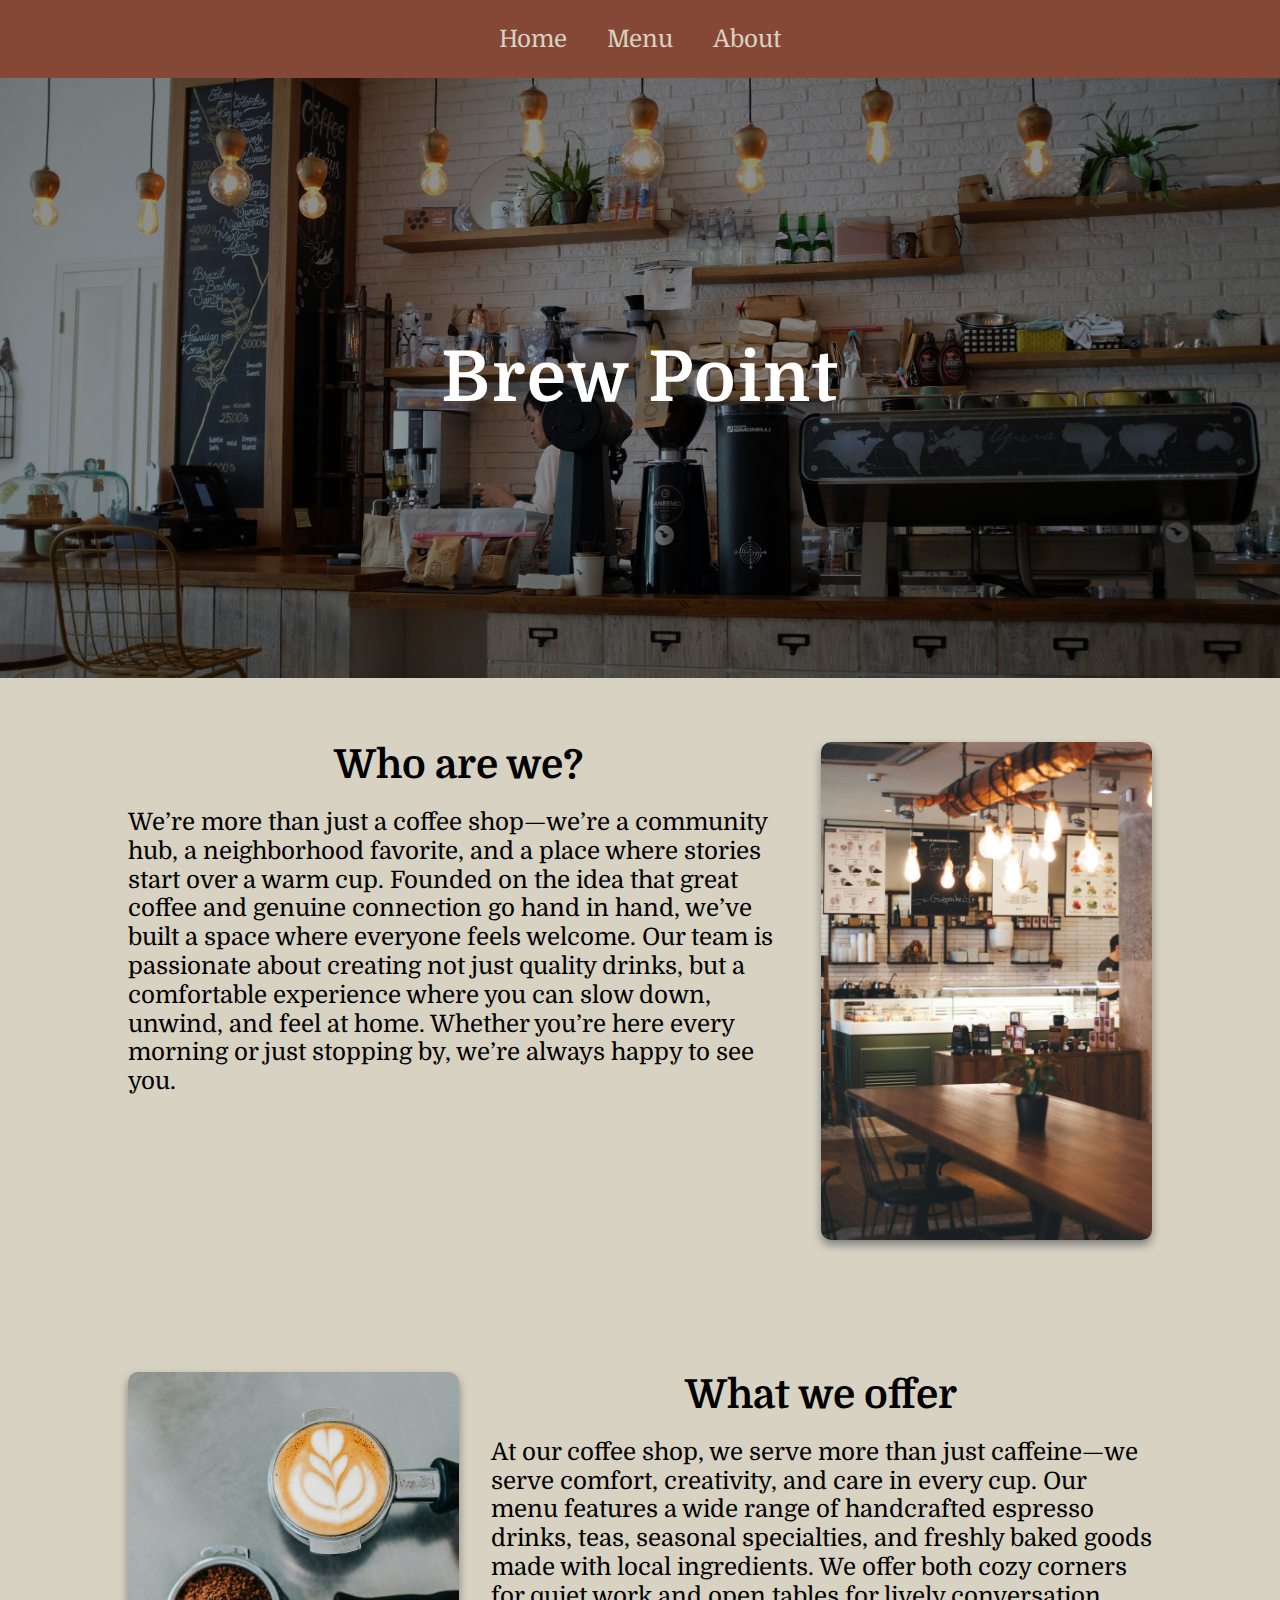
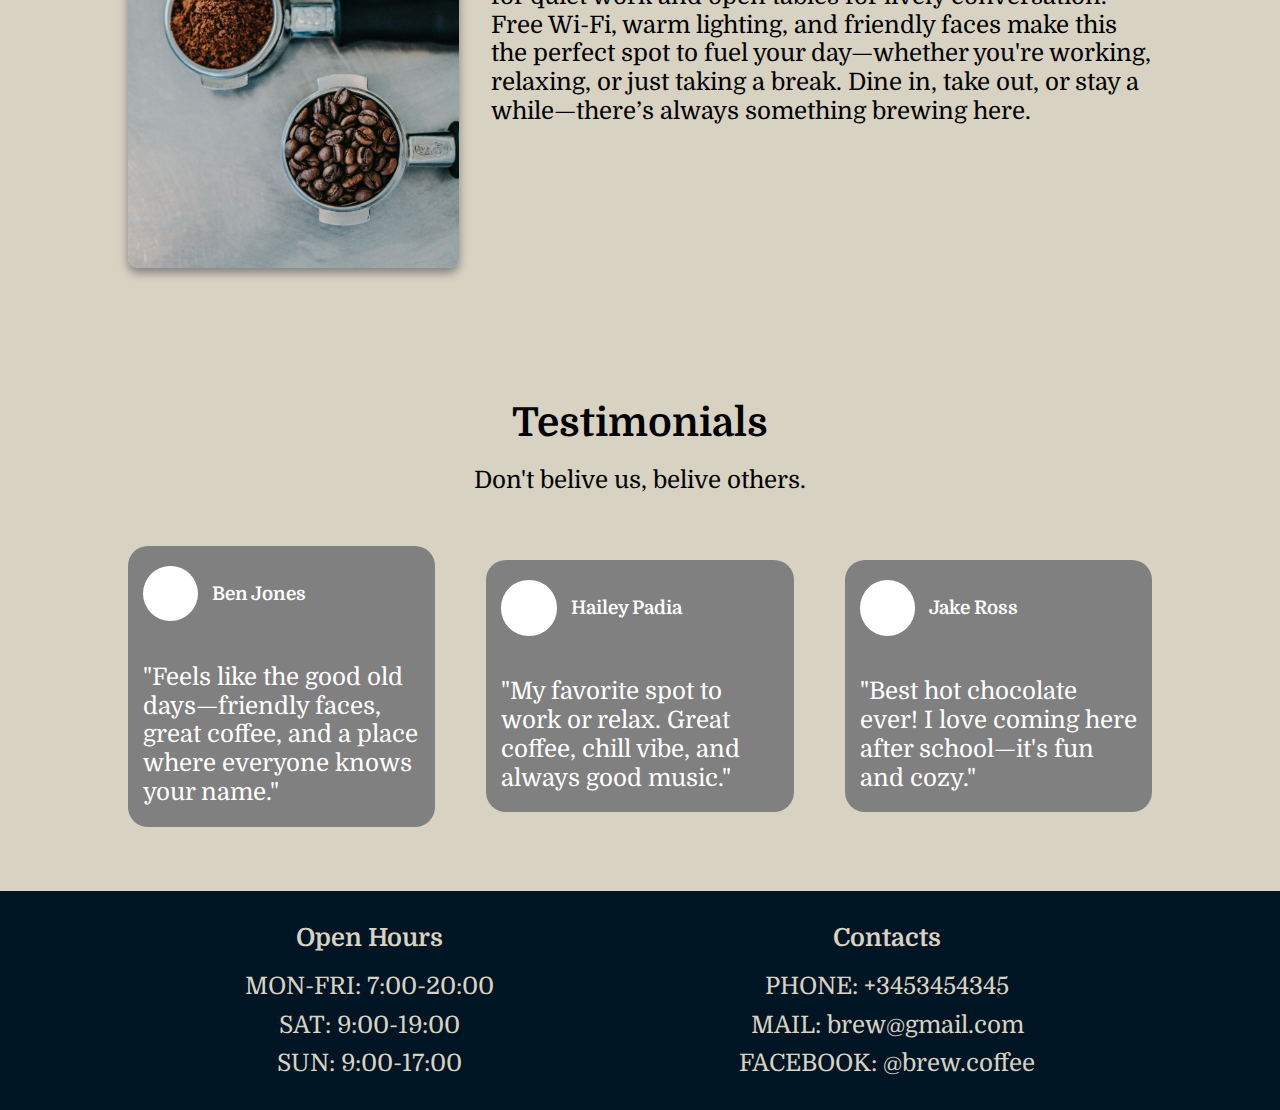
<file: index.html>
<!DOCTYPE html>
<html lang="en">

<head>
    <meta charset="UTF-8">
    <meta name="viewport" content="width=device-width, initial-scale=1.0">
    <title>Brew - Home</title>

    <link rel="stylesheet" href="styles/global.css">
    <link rel="stylesheet" href="styles/home.css">
</head>

<body>
    <header>
        <nav>
            <ul>
                <li><a href="index.html">Home</a></li>
                <li><a href="menu.html">Menu</a></li>
                <li><a href="about.html">About</a></li>
            </ul>
        </nav>
    </header>

    <div id="banner">
        <div id="overlay"></div>
        <h1>Brew Point</h1>
    </div>


    <section id="whoWeAre">
        <div class="textSection">
            <h2>Who are we?</h2>
            <p>
                We’re more than just a coffee shop—we’re a community hub, a neighborhood favorite, and a place where
                stories start over a warm cup. Founded on the idea that great coffee and genuine connection go hand in
                hand, we’ve built a space where everyone feels welcome. Our team is passionate about creating not just
                quality drinks, but a comfortable experience where you can slow down, unwind, and feel at home. Whether
                you’re here every morning or just stopping by, we’re always happy to see you.
            </p>
        </div>
        <div class="imgSection">
            <img id="smilingBarista" src="assets/photos/who-we-are.jpg" alt="smiling barista">
        </div>
    </section>

    <section id="whatWeOffer">
        <div class="imgSection">
            <img id="coffeeThings" src="assets/photos/what-we-offer.jpg" alt="our coffees">
        </div>
        <div class="textSection">
            <h2>What we offer</h2>
            <p>
                At our coffee shop, we serve more than just caffeine—we serve comfort, creativity, and care in every
                cup. Our menu features a wide range of handcrafted espresso drinks, teas, seasonal specialties, and
                freshly baked goods made with local ingredients. We offer both cozy corners for quiet work and open
                tables for lively conversation. Free Wi-Fi, warm lighting, and friendly faces make this the perfect spot
                to fuel your day—whether you're working, relaxing, or just taking a break. Dine in, take out, or stay a
                while—there’s always something brewing here.
            </p>
        </div>
    </section>
    <section id="testimonialsSection">
        <h2>Testimonials</h2>
        <p style="text-align: center; margin-bottom: 5%;">Don't belive us, belive others.</p>

        <div id="testimonials">
            <div class="testimonialCard">
                <div class="testimonialPerson">
                    <div id="oldMan" class="testimonialImg"></div>
                    <h3>Ben Jones</h3>
                </div>
                <p>"Feels like the good old days—friendly faces, great coffee, and a place where everyone knows your
                    name."</p>
            </div>
            <div class="testimonialCard">
                <div class="testimonialPerson">
                    <div id="youngWoman" class="testimonialImg"></div>
                    <h3>Hailey Padia</h3>
                </div>
                <p>"My favorite spot to work or relax. Great coffee, chill vibe, and always good music."</p>
            </div>
            <div class="testimonialCard">
                <div class="testimonialPerson">
                    <div id="youngBoy" class="testimonialImg"></div>
                    <h3>Jake Ross</h3>
                </div>
                <p>"Best hot chocolate ever! I love coming here after school—it's fun and cozy."</p>
            </div>
        </div>

    </section>

    <footer>
        <div id="openHours">
            <h3>Open Hours</h3>
            <p>MON-FRI: 7:00-20:00</p>
            <p>SAT: 9:00-19:00</p>
            <p>SUN: 9:00-17:00</p>
        </div>
        <div id="contacts">
            <h3>Contacts</h3>
            <p>PHONE: +3453454345</p>
            <p>MAIL: brew@gmail.com</p>
            <p>FACEBOOK: @brew.coffee</p>
        </div>
    </footer>

</body>

</html>
</file>
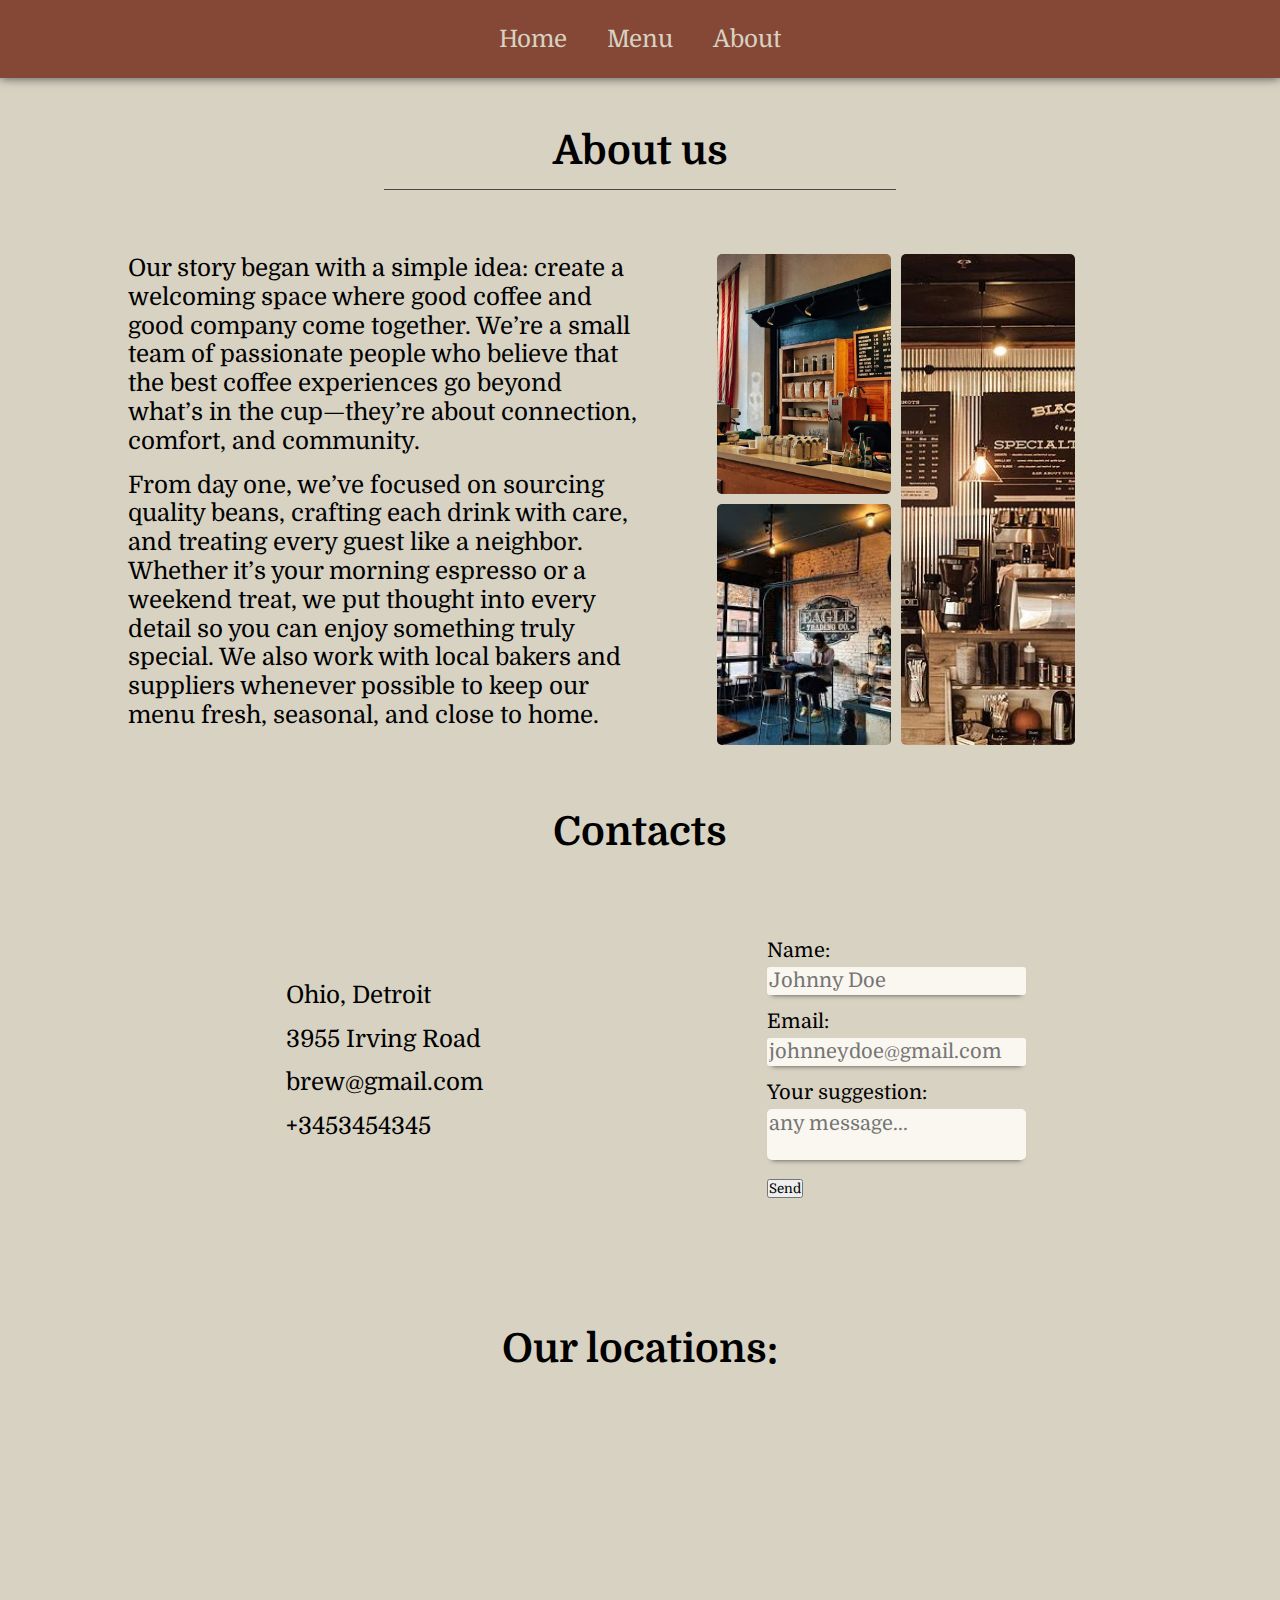
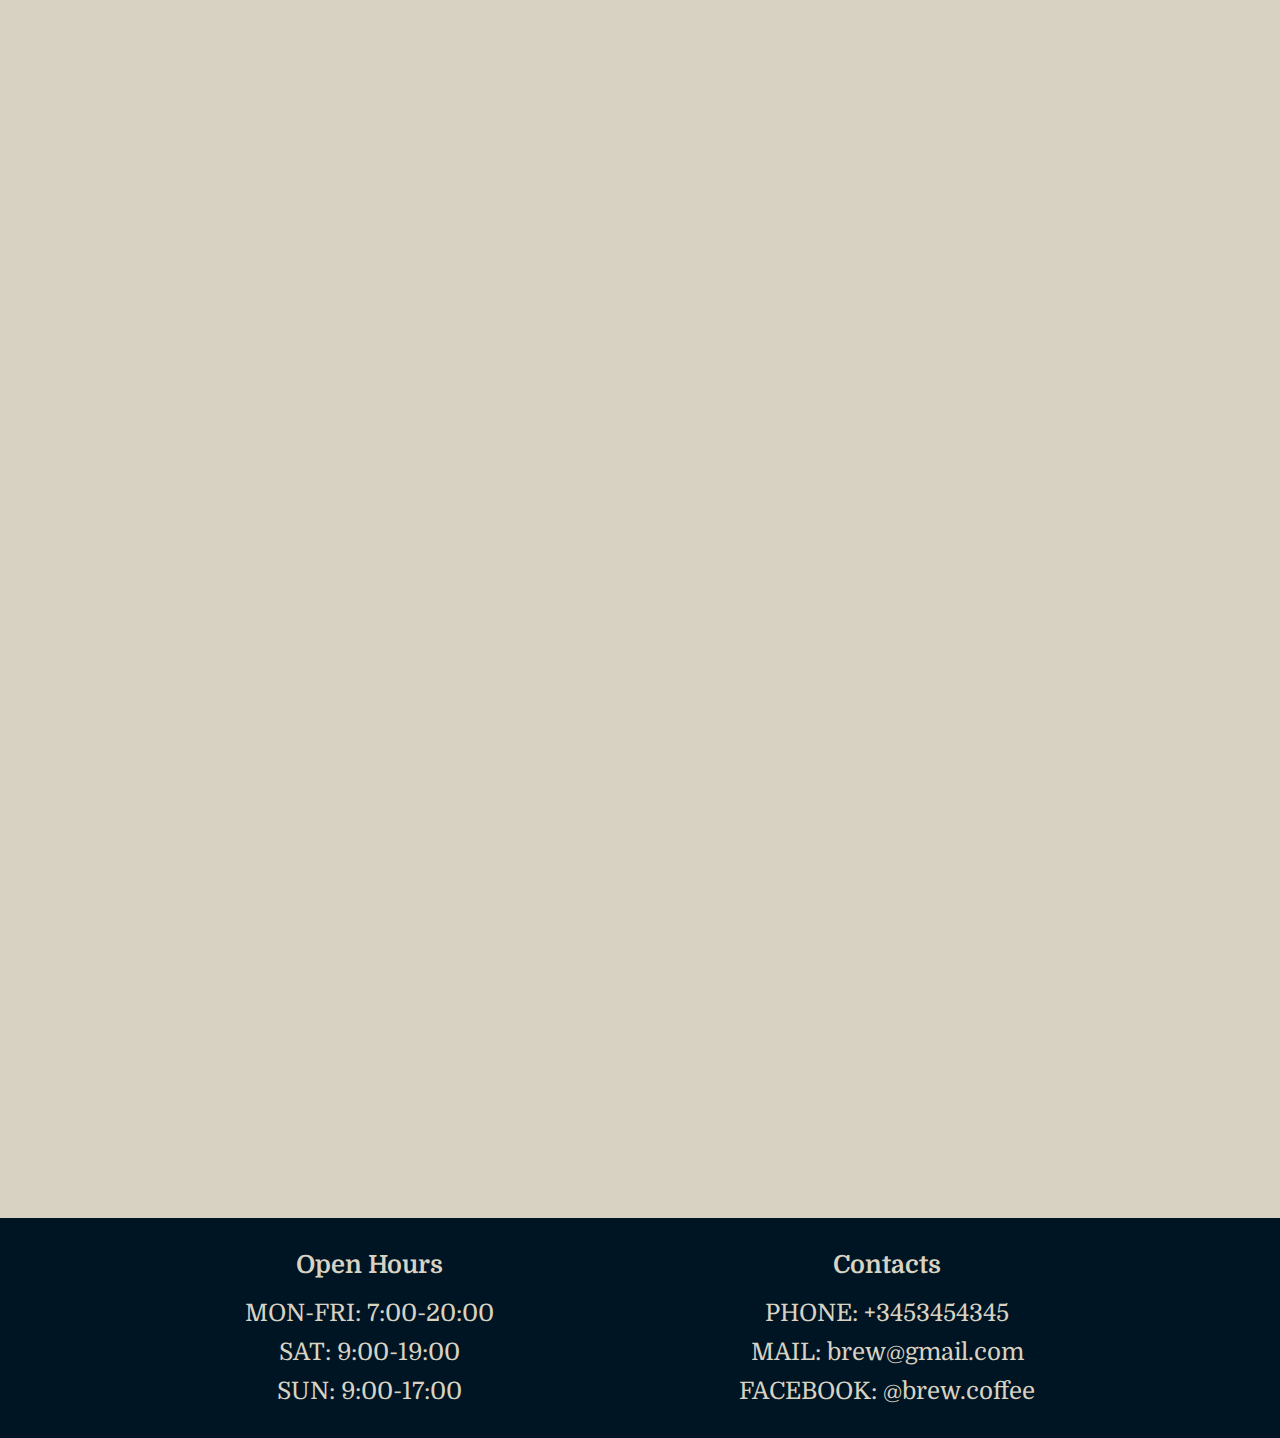
<file: about.html>
<!DOCTYPE html>
<html lang="en">

<head>
    <meta charset="UTF-8">
    <meta name="viewport" content="width=device-width, initial-scale=1.0">
    <title>Brew - About</title>

    <link rel="stylesheet" href="styles/global.css">
    <link rel="stylesheet" href="styles/about.css">
</head>

<body>
    <header>
        <nav>
            <ul>
                <li><a href="index.html">Home</a></li>
                <li><a href="menu.html">Menu</a></li>
                <li><a href="about.html">About</a></li>
            </ul>
        </nav>
    </header>


    <h1>About us</h1>
    <hr>

    <section id="bentoSection">
        <div id="bentoText">
            <p>
                Our story began with a simple idea: create a welcoming space where good coffee and good company come
                together. We’re a small team of passionate people who believe that the best coffee experiences go beyond
                what’s in the cup—they’re about connection, comfort, and community.
            </p>
            <p>
                From day one, we’ve focused on sourcing quality beans, crafting each drink with care, and treating every
                guest like a neighbor. Whether it’s your morning espresso or a weekend treat, we put thought into every
                detail so you can enjoy something truly special. We also work with local bakers and suppliers whenever
                possible to keep our menu fresh, seasonal, and close to home.
            </p>
        </div>

        <div id="bento">
            <img src="assets/photos/bento1.jpg" alt="cafe image 1">
            <img src="assets/photos/bento2.jpg" alt="cafe image 2">
            <img src="assets/photos/bento3.webp" alt="cafe image 3" class="span2Rows">
        </div>
    </section>

    <h2>Contacts</h2>
    <section id="contactUs">
        <div id="ourContacts">
            <p>Ohio, Detroit</p>
            <p>3955 Irving Road</p>
            <p>brew@gmail.com</p>
            <p>+3453454345</p>
        </div>
        <div id="sendAMessage">
            <form>
                <label for="formName">Name:</label><br>
                <input type="text" id="formName" placeholder="Johnny Doe"><br>

                <label for="formEmail">Email:</label><br>
                <input type="text" id="formEmail" placeholder="johnneydoe@gmail.com">
                <br>

                <label for="formMessage">Your suggestion:</label>
                <br>
                <textarea id="fromMessage" placeholder="any message..."></textarea>
                <div>
                    <button type="submit">Send</button>
                </div>
            </form>
        </div>
    </section>

    <section id="mapSection">
        <h2>Our locations:</h2>
        <iframe
            src="https://www.google.com/maps/embed?pb=!1m18!1m12!1m3!1d188706.11796455!2d-83.26392388137829!3d42.35247698919328!2m3!1f0!2f0!3f0!3m2!1i1024!2i768!4f13.1!3m3!1m2!1s0x8824ca0110cb1d75%3A0x5776864e35b9c4d2!2sDetroit%2C%20Michigan%2C%20Sjedinjene%20Ameri%C4%8Dke%20Dr%C5%BEave!5e0!3m2!1shr!2shr!4v1746458775503!5m2!1shr!2shr"
            width="600" height="450" style="border:0;" allowfullscreen="" loading="lazy"
            referrerpolicy="no-referrer-when-downgrade"></iframe>
        <iframe
            src="https://www.google.com/maps/embed?pb=!1m18!1m12!1m3!1d93440.74712685529!2d-85.74264981357418!3d42.956712398740265!2m3!1f0!2f0!3f0!3m2!1i1024!2i768!4f13.1!3m3!1m2!1s0x88185460bb502815%3A0xa593aacb1bd3a8d0!2sGrand%20Rapids%2C%20Michigan%2C%20Sjedinjene%20Ameri%C4%8Dke%20Dr%C5%BEave!5e0!3m2!1shr!2shr!4v1746458987455!5m2!1shr!2shr"
            width="600" height="450" style="border:0;" allowfullscreen="" loading="lazy"
            referrerpolicy="no-referrer-when-downgrade"></iframe>
        <iframe
            src="https://www.google.com/maps/embed?pb=!1m18!1m12!1m3!1d97183.64254311385!2d-80.06298650606377!3d40.431246249272!2m3!1f0!2f0!3f0!3m2!1i1024!2i768!4f13.1!3m3!1m2!1s0x8834f16f48068503%3A0x8df915a15aa21b34!2sPittsburgh%2C%20Pennsylvania%2C%20Sjedinjene%20Ameri%C4%8Dke%20Dr%C5%BEave!5e0!3m2!1shr!2shr!4v1746459019773!5m2!1shr!2shr"
            width="600" height="450" style="border:0;" allowfullscreen="" loading="lazy"
            referrerpolicy="no-referrer-when-downgrade"></iframe>


    </section>

    <footer>
        <div id="openHours">
            <h3>Open Hours</h3>
            <p>MON-FRI: 7:00-20:00</p>
            <p>SAT: 9:00-19:00</p>
            <p>SUN: 9:00-17:00</p>
        </div>
        <div id="contacts">
            <h3>Contacts</h3>
            <p>PHONE: +3453454345</p>
            <p>MAIL: brew@gmail.com</p>
            <p>FACEBOOK: @brew.coffee</p>
        </div>
    </footer>
</body>

</html>
</file>
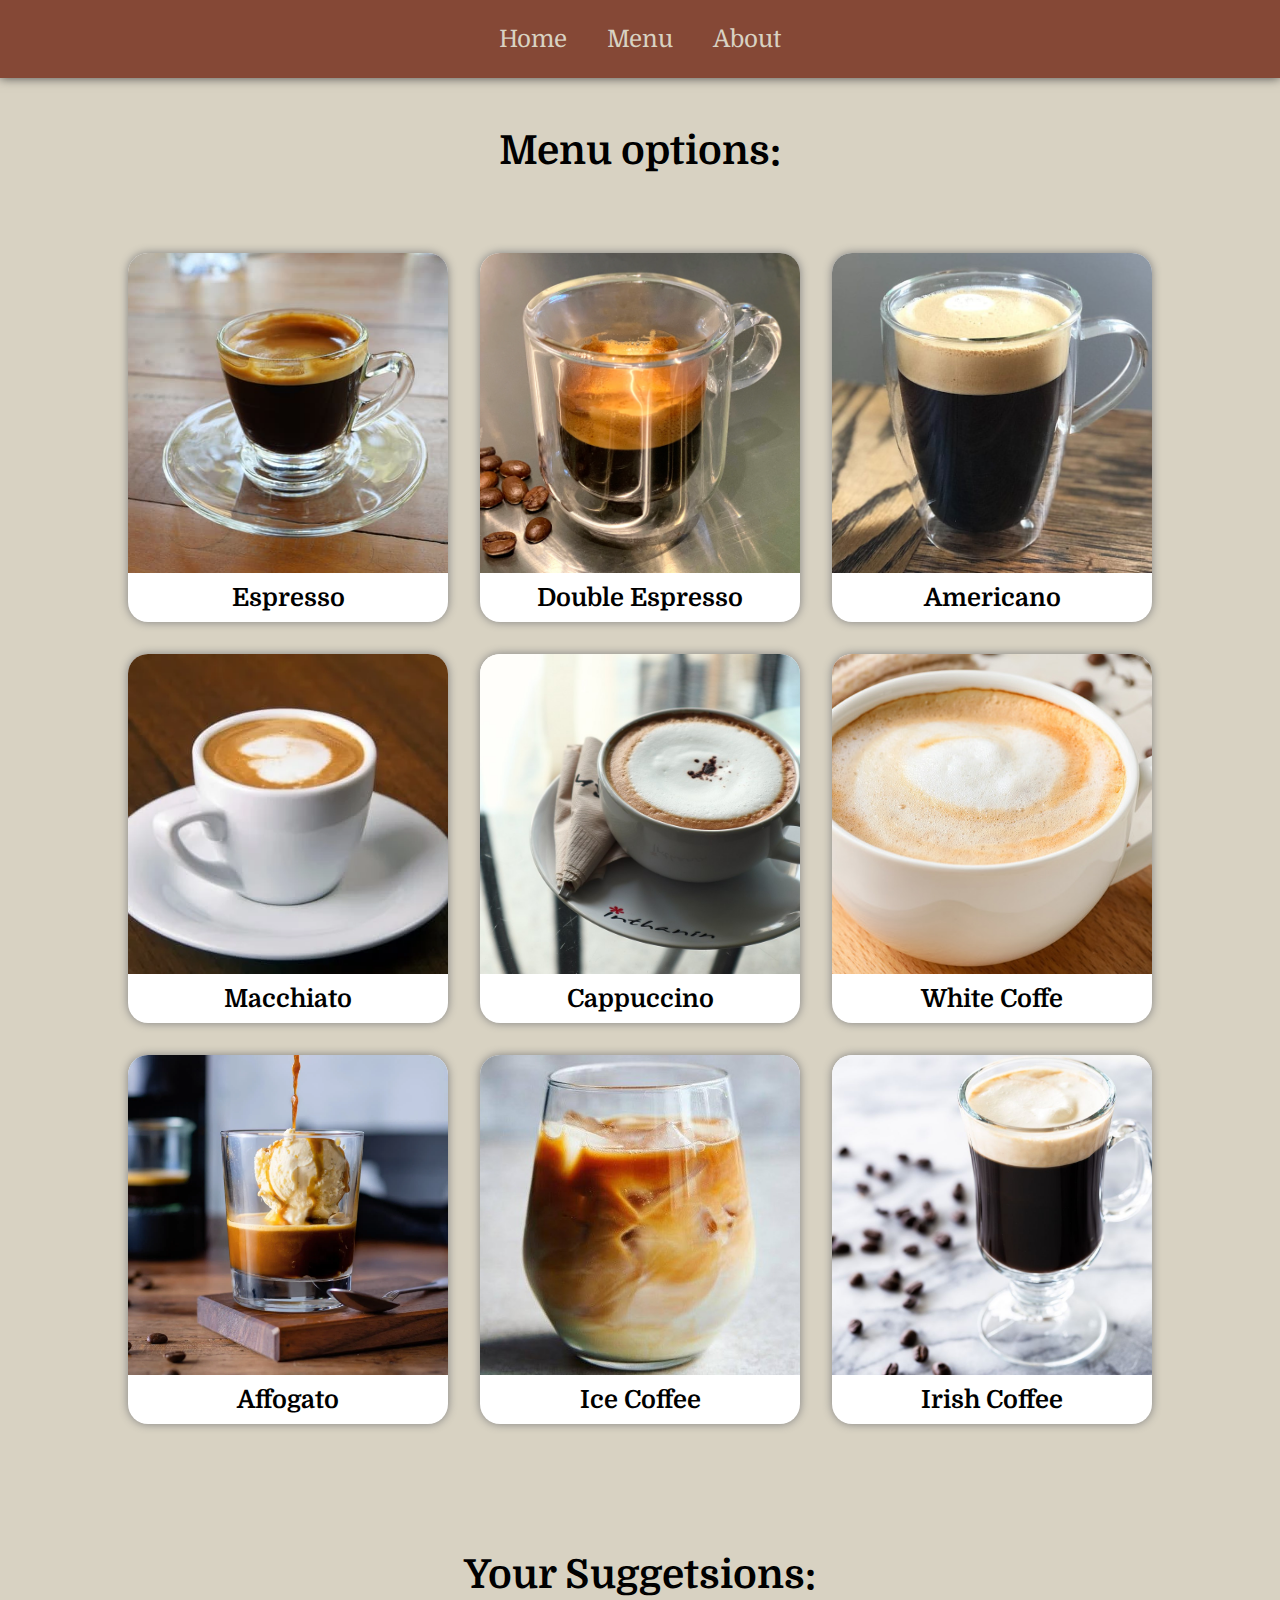
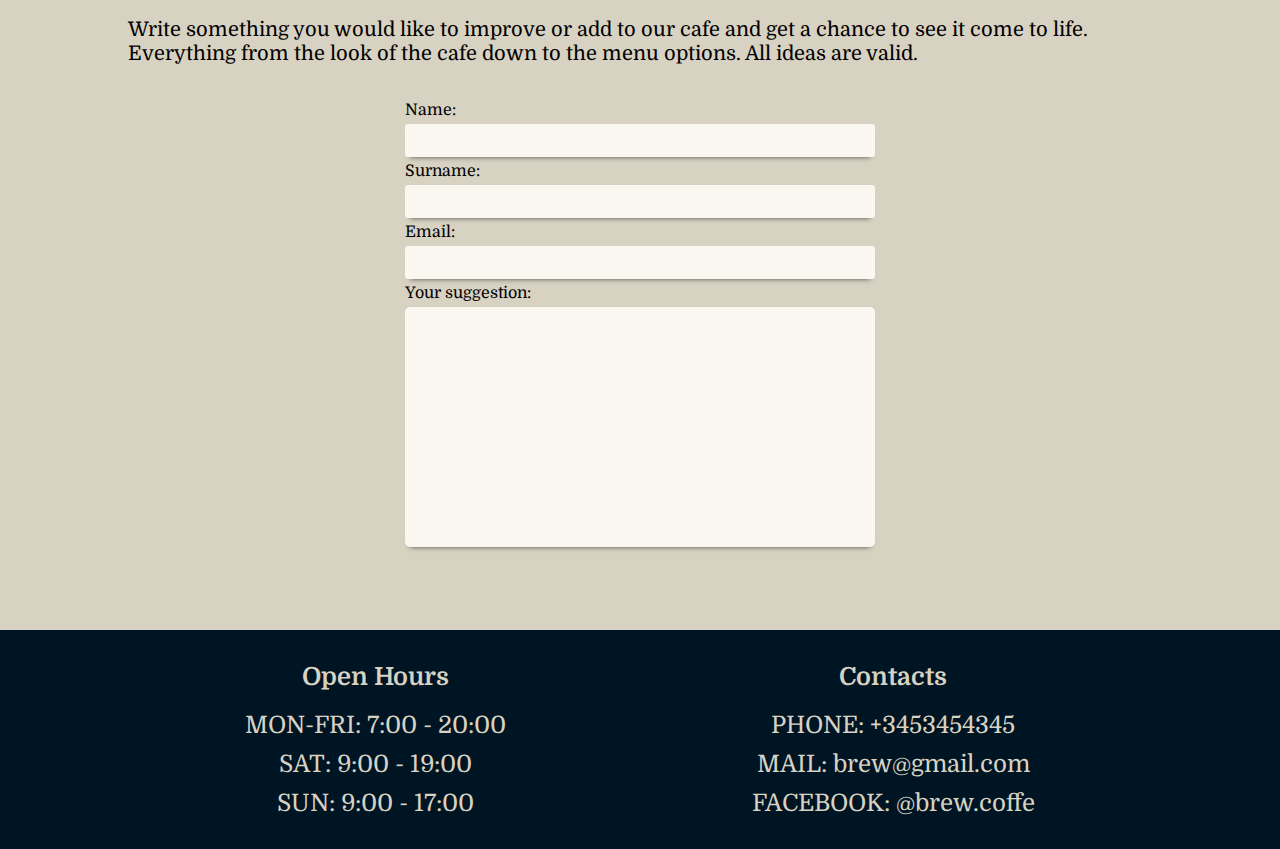
<file: menu.html>
<!DOCTYPE html>
<html lang="en">

<head>
    <meta charset="UTF-8">
    <meta name="viewport" content="width=device-width, initial-scale=1.0">
    <title>Brew - Menu</title>
    <link rel="stylesheet" href="styles/global.css">
    <link rel="stylesheet" href="styles/menu.css">
</head>

<body>
    <header>
        <nav>
            <ul>
                <li><a href="index.html">Home</a></li>
                <li><a href="menu.html">Menu</a></li>
                <li><a href="about.html">About</a></li>
            </ul>
        </nav>
    </header>

    <!-- Coffes:
        Espresso
        Double espresso
        Americano
        Machiatto
        Cappuccino
        White coffe
        Affogato
        Ice coffe
        Irish coffe
    -->

    <h1>Menu options:</h1>

    <section id="menuSection">
        <div class="coffeCard">
            <img src="assets/espresso.jpg" alt="espresso">
            <h2>Espresso</h2>
        </div>
        <div class="coffeCard">
            <img src="assets/double-espresso.webp" alt="double-espresso">
            <h2>Double Espresso</h2>
        </div>
        <div class="coffeCard">
            <img src="assets/americano.jpeg" alt="americano">
            <h2>Americano</h2>
        </div>
        <div class="coffeCard">
            <img src="assets/macchiato.webp" alt="macchiato">
            <h2>Macchiato</h2>
        </div>
        <div class="coffeCard">
            <img src="assets/cappuccino.jpg" alt="cappuccino">
            <h2>Cappuccino</h2>
        </div>
        <div class="coffeCard">
            <img src="assets/white-coffee.jpg" alt="white-coffe">
            <h2>White Coffe</h2>
        </div>
        <div class="coffeCard">
            <img src="assets/affogato.webp" alt="affogato">
            <h2>Affogato</h2>
        </div>
        <div class="coffeCard">
            <img src="assets/ice-coffee.jpg" alt="ice-coffe">
            <h2>Ice Coffee</h2>
        </div>
        <div class="coffeCard">
            <img src="assets/irish-coffee.jpg" alt="irish-coffee">
            <h2>Irish Coffee</h2>
        </div>
    </section>

    <section id="yourSuggestion">
        <h2>Your Suggetsions:</h2>
        <p class="textSection">Write something you would like to improve or add to our cafe and get a chance to see it
            come to life. Everything from the look of the cafe down to the menu options. All ideas are valid.</p>

        <form>
            <label for="formName">Name:</label>
            <input type="text" id="formName">
            <br>

            <label for="formSurname">Surname:</label>
            <input type="text" id="formSurname">
            <br>

            <label for="formEmail">Email:</label>
            <input type="text" id="formEmail">
            <br>

            <label for="formSuggestion">Your suggestion:</label>
            <br>
            <textarea id="formSuggestion" rows="10" cols="40"></textarea>
        </form>
    </section>

    <footer>
        <div id="openHours">
            <h3>Open Hours</h3>
            <p>MON-FRI: 7:00 - 20:00</p>
            <p>SAT: 9:00 - 19:00</p>
            <p>SUN: 9:00 - 17:00</p>
        </div>
        <div id="contacts">
            <h3>Contacts</h3>
            <p>PHONE: +3453454345</p>
            <p>MAIL: brew@gmail.com</p>
            <p>FACEBOOK: @brew.coffe</p>
        </div>
    </footer>
</body>

</html>
</file>
<file: styles/global.css>
@import url('https://fonts.googleapis.com/css2?family=Domine:wght@400..700&display=swap');

* {
    font-family: "Domine", serif;
    margin: 0;
    padding: 0;
    box-sizing: border-box;
}

body {
    background-color: #D8D2C2;
}

/* HEADER -------------------------------------*/


header {
    display: flex;
    justify-content: center;
    align-items: center;
    width: 100%;
    padding: 25px 4rem;
    box-shadow: #4A4947 0px 0px 10px;
    background-color: #854836;
}

header>nav>ul {
    display: flex;
    justify-content: space-evenly;
    align-items: center;
    list-style: none;
    gap: 40px;
    font-size: 24px;
}


a {
    color: #001524;
    text-decoration: none;
    color: #D8D2C2;
}

a:hover {
    color: #FAF7F0;
    text-decoration: underline;
    transition-duration: 0.3s;
}

/* OTHER ELEMENTS -----------------------------------------*/

section {
    width: 100%;
    padding: 5% 10%;
}

.textSection {
    font-size: 20px;
    margin-bottom: 20px;
}

.textSection>p {
    margin-bottom: 15px;
}

.imgSection>img {
    width: 100%;
    border: none;
    border-radius: 10px;
    box-shadow: gray 0px 5px 10px;
}

h2 {
    font-size: 40px;
    margin-bottom: 20px;
    text-align: center;
}

p {
    font-size: 24px;
    line-height: 1.2;
}

textarea {
    resize: none;
    border: none;
    border-radius: 5px;
}

input {
    width: 100%;
    border: none;
    border-radius: 3px;
    font-size: 20px;
    margin: 5px 0px;
    box-shadow: 0 5px 5px -5px #4A4947;
    padding: 5px 10px;
    background-color: #FAF7F0;
}

textarea {
    background-color: #FAF7F0;
    width: 100%;
    margin-top: 5px;
    font-size: 20px;
    box-shadow: 0 5px 5px -5px #4A4947;
    padding: 5px 5px;
}

input:focus,
textarea:focus {
    outline: 2px solid #B17457;
}

hr {
    margin: 0% 30%;
    background-color: #4A4947;
    border: none;
    height: 1px;
}

/* FOOTER -------------------------------------*/
footer {
    padding: 2rem 0rem;
    color: #D8D2C2;
    background-color: #001524;
    display: flex;
    justify-content: space-evenly;
    align-items: center;
}

footer>div>h3 {
    font-size: 25px;
    margin-bottom: 10px;
}

footer>div {
    display: flex;
    flex-direction: column;
    align-items: center;
    gap: 10px;
}
</file>
<file: styles/home.css>
#banner {
    position: relative;
    background:
        linear-gradient(rgba(0, 0, 0, 0.45), rgba(0, 0, 0, 0.4)),
        url("../assets/landing-img.jpg") center/cover;

    width: 100%;
    height: 600px;
}

#banner>h1 {
    color: white;
    letter-spacing: 2px;
    font-size: 70px;
    position: absolute;
    top: 50%;
    left: 50%;
    transform: translate(-50%, -50%);
}

#whoWeAre {
    display: grid;
    grid-template-columns: 2fr 1fr;
    gap: 2rem;
}

#whoWeAre>.textSection {
    max-width: 800px;
}

#whatWeOffer {
    display: grid;
    grid-template-columns: 1fr 2fr;
    gap: 2rem;
}

/* TESTIMONIALS -----------------------------------------------------------*/

@keyframes backAndForth {
    50% {
        transform: rotateZ(-5deg);
    }

    75% {
        transform: rotateZ(5deg);
    }
}

#testimonials {
    display: flex;
    flex-direction: row;
    justify-content: space-between;
    align-items: center;
}

.testimonialCard {
    background-color: gray;
    color: white;
    width: 30%;
    display: flex;
    flex-direction: column;
    justify-content: center;
    align-items: center;
    border: none;
    border-radius: 20px;
    padding: 20px 15px;
}

.testimonialCard:hover {
    background-color: darkslategray;
    transition-duration: 1s;
    animation-name: backAndForth;
    animation-duration: 1s;
}

.testimonialPerson {
    width: 100%;
    display: flex;
    align-items: center;
    margin-bottom: 15%;
}

.testimonialImg {
    width: 20%;
    aspect-ratio: 1 / 1;
    border: none;
    border-radius: 50%;
    background-color: white;
    margin-right: 5%;
}
</file>
<file: styles/about.css>
h1 {
    text-align: center;
    font-size: 40px;
    margin-top: 50px;
    margin-bottom: 15px;
}

h2 {
    text-align: center;
}

/* BENTO -------------------------------------------*/
#bentoSection {
    display: grid;
    grid-template-columns: 1fr 1fr;
}

#bentoText>p {
    margin-bottom: 15px;
}

#bento {
    display: grid;
    grid-template-columns: 1fr 1fr;
    grid-template-rows: 1fr 1fr;
    justify-items: center;
    align-items: center;
    margin-inline: auto;
    width: 70%;
    gap: 10px
}

#bento>img {
    width: 100%;
    object-fit: cover;
    border: none;
    border-radius: 5px;
    height: 100%;
    object-fit: cover;
}

#bento>.span2Rows {
    grid-row: 1 / 3;
    grid-column: 2 / 2;
}

/* CONTACTS -------------------------------------------*/
#contactUs {
    display: grid;
    grid-template-columns: 1fr 1fr;
    justify-items: center;
    align-items: center;
}

/* CONTACT FORM ------------------------------------------*/
#ourContacts>p {
    margin-bottom: 15px;
}

#sendAMessage>form>label {
    font-size: 20px;
}

#sendAMessage>form>input {
    font-size: 20px;
    margin-bottom: 15px;
    padding: 1%;
}

#sendAMessage>form>textarea {
    font-size: 20px;
    margin-bottom: 15px;
    width: 100%;
    padding: 1%;
}

#sendAMessage>form>button {
    padding: 0.5rem 2rem;
    font-size: 20px;
    border: none;
    border-radius: 5px;
    background-color: gray;
    color: white;
}

/* MAP ----------------------------------------------*/
#mapSection>iframe {
    width: 100%;
}
</file>
<file: styles/menu.css>
h1 {
    text-align: center;
    font-size: 40px;
    margin-top: 50px;
    margin-bottom: 15px;
}

#menuSection {
    width: 100%;
    display: grid;
    grid-template-columns: 1fr 1fr 1fr;
    grid-template-rows: 1fr 1fr 1fr;
    justify-items: center;
    align-items: center;
    gap: 2rem;
}

.coffeCard {
    width: 100%;
    max-width: 400px;
    display: flex;
    flex-direction: column;
    justify-content: center;
    align-items: center;
    background-color: white;
    border: none;
    border-radius: 20px;
    box-shadow: gray 0px 0px 10px;
}

.coffeCard:hover {
    transform: scale(1.01);
    box-shadow: gray 0px 5px 15px;
    transition-duration: 0.3s;
}

.coffeCard>img {
    width: 100%;
    aspect-ratio: 1 / 1;
    object-fit: cover;
    border: none;
    border-top-left-radius: 20px;
    border-top-right-radius: 20px;
}

.coffeCard>h2 {
    font-size: 25px;
    margin-bottom: 0;
    margin: 10px 0;
}

/* FORM -----------------------------------------*/
form {
    border: none;
    border-radius: 15px;
    padding: 15px;
    max-width: 500px;
    position: center;
    margin-inline: auto;
}
</file>
